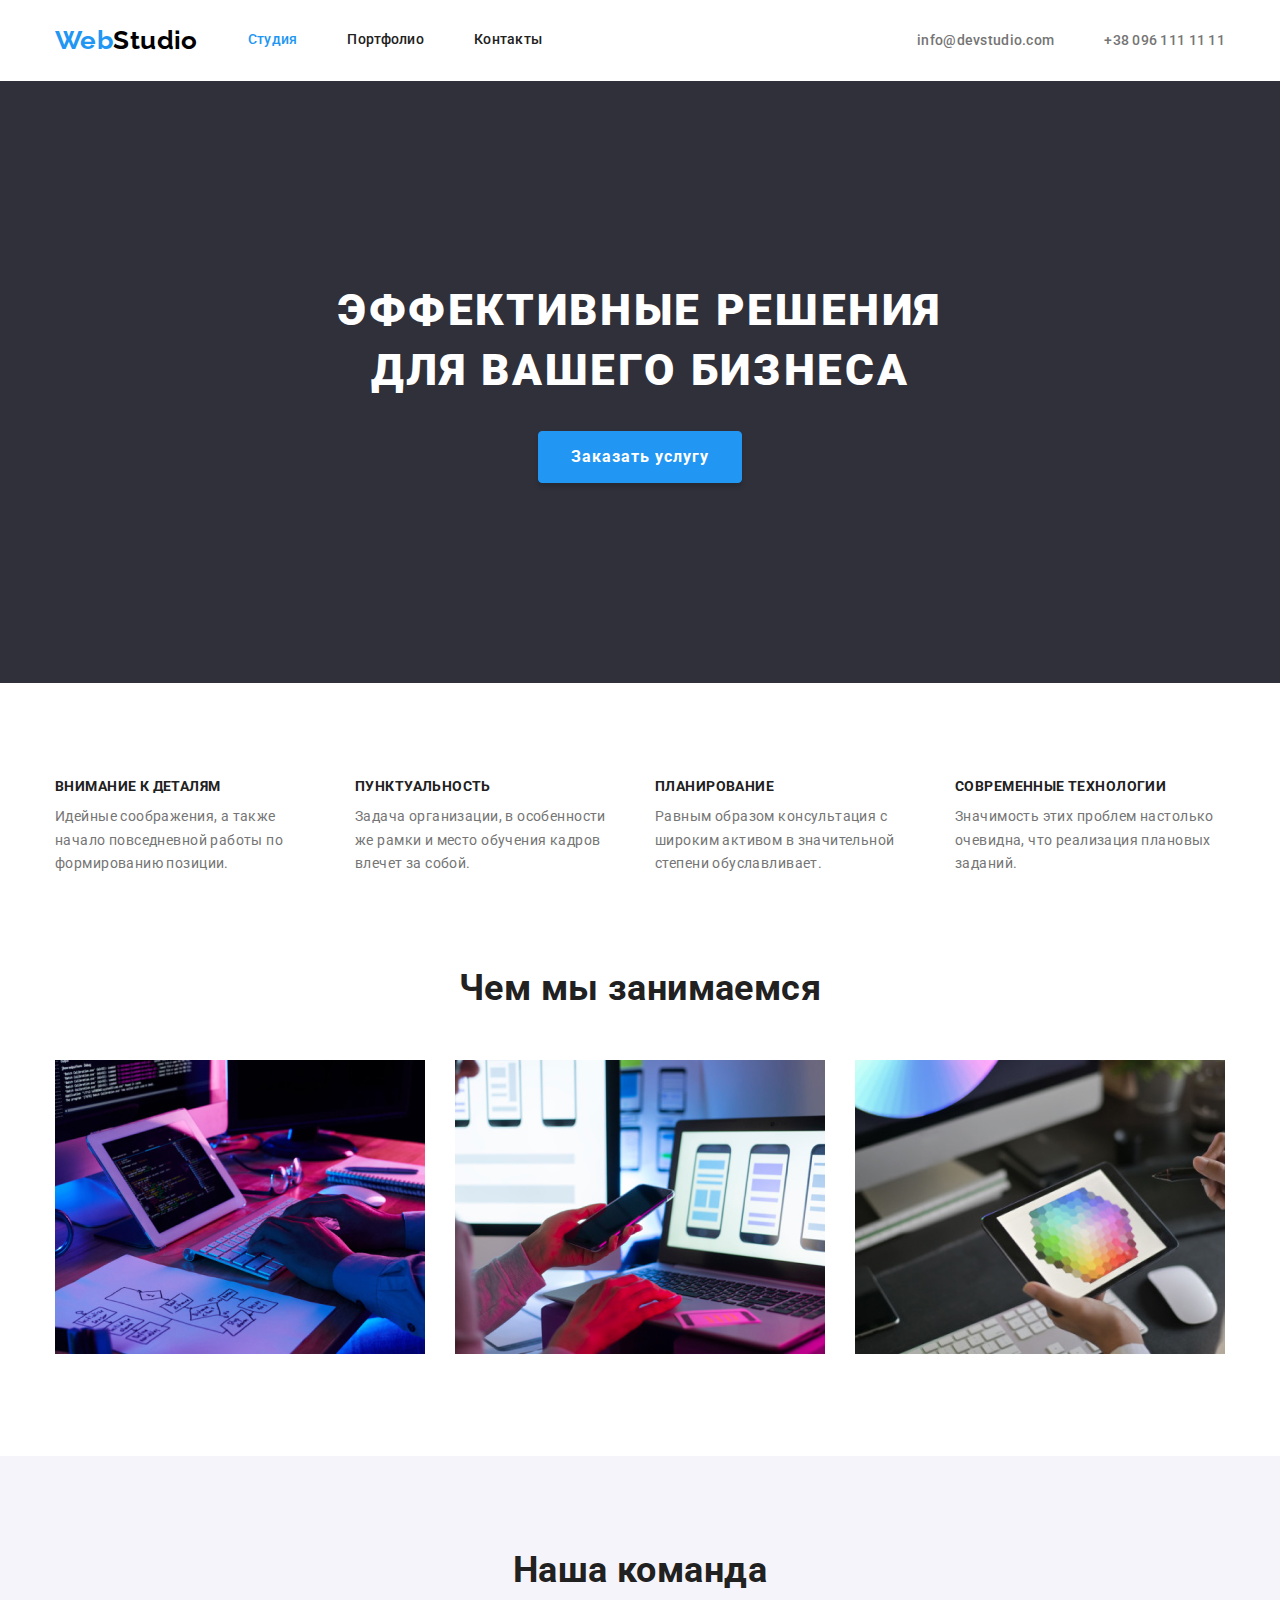
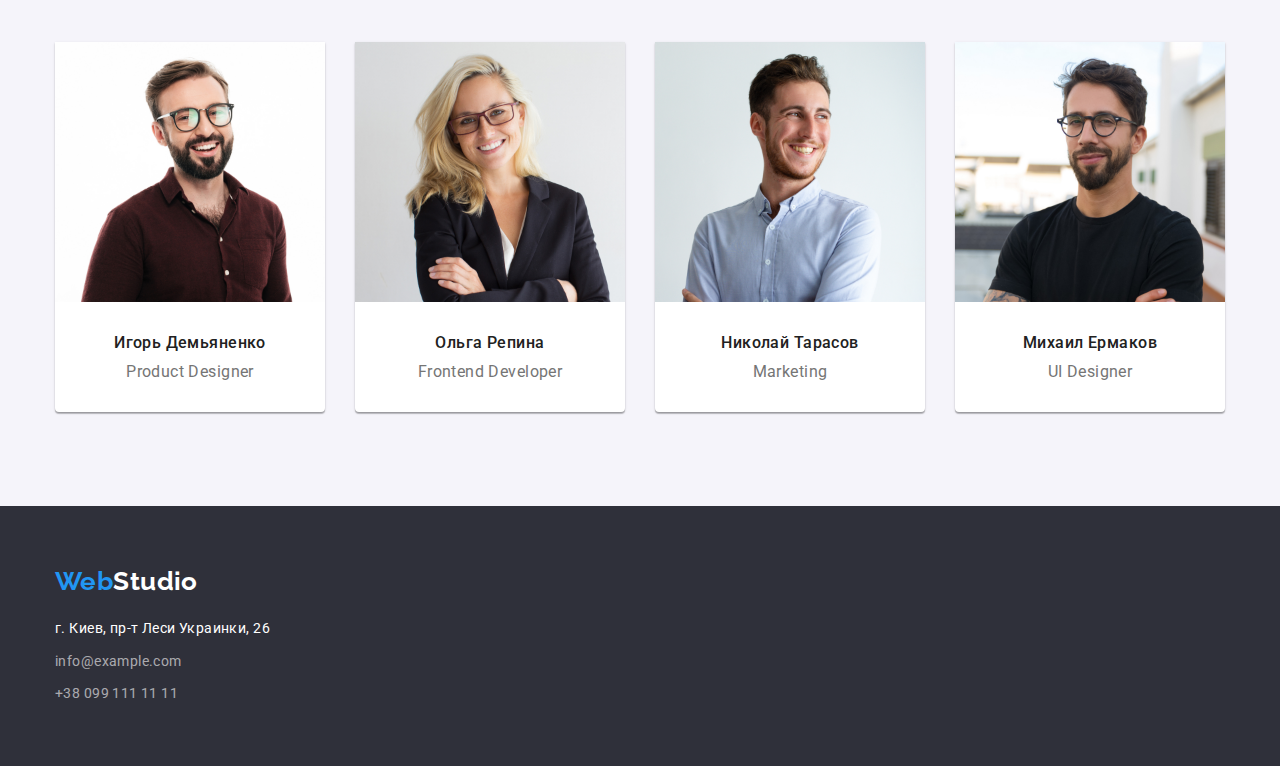
<file: index.html>
<!DOCTYPE html>
<html lang="en">
  <head>
    <meta charset="UTF-8" />
    <meta name="viewport" content="width=device-width, initial-scale=1.0" />
    <link
      rel="stylesheet"
      href="https://cdnjs.cloudflare.com/ajax/libs/modern-normalize/1.0.0/modern-normalize.min.css"
    />
    <link rel="preconnect" href="https://fonts.gstatic.com" />
    <link
      href="https://fonts.googleapis.com/css2?family=Raleway:wght@700&family=Roboto:ital,wght@0,400;0,500;0,900;1,700&display=swap"
      rel="stylesheet"
    />
    <link rel="stylesheet" href="./css/style.css" />
    <title>Home work</title>
  </head>
  <body>
    <header class="header index-no-line">
      <!--NAVIGATION-->
      <div class="container">
        <nav class="navigation">
          <a href="./index.html" class="webstudio"
            >Web<span class="studio">Studio</span></a
          >

          <ul class="nav-list">
            <li class="nav-item">
              <a href="./index.html" lang="ru" class="navlink current"
                >Студия</a
              >
            </li>
            <li class="nav-item">
              <a href="./portfolio.html" lang="ru" class="navlink">Портфолио</a>
            </li>
            <li class="nav-item">
              <a href="#" lang="ru" class="navlink">Контакты</a>
            </li>
          </ul>
        </nav>
        <ul class="nav-list-info">
          <li class="nav-item-info">
            <a href="mailto:info@devstudio.com" class="nav-info mail"
              >info@devstudio.com</a
            >
          </li>
          <li class="nav-item-info">
            <a href="tel:+380961111111" class="nav-info"> +38 096 111 11 11 </a>
          </li>
        </ul>
      </div>
    </header>
    <main>
      <!--HERO-->
      <section class="main-hero">
        <div class="container hero">
          <h1 lang="ru" class="title-hero">
            ЭФФЕКТИВНЫЕ РЕШЕНИЯ ДЛЯ ВАШЕГО БИЗНЕСА
          </h1>
          <button type="button" lang="ru" class="hero-button">
            Заказать услугу
          </button>
        </div>
      </section>
      <!--CAPABILITIES-->
      <section class="capabilities">
        <div class="container">
          <ul class="capabilities-list">
            <li class="capabilities-item">
              <h3 lang="ru" class="capabilities-title">Внимание к деталям</h3>
              <p lang="ru">
                Идейные соображения, а также начало повседневной работы по
                формированию позиции.
              </p>
            </li>
            <li class="capabilities-item">
              <h3 lang="ru" class="capabilities-title">Пунктуальность</h3>
              <p lang="ru">
                Задача организации, в особенности же рамки и место обучения
                кадров влечет за собой.
              </p>
            </li>
            <li class="capabilities-item">
              <h3 lang="ru" class="capabilities-title">Планирование</h3>
              <p lang="ru">
                Равным образом консультация с широким активом в значительной
                степени обуславливает.
              </p>
            </li>
            <li class="capabilities-item">
              <h3 lang="ru" class="capabilities-title">
                Современные технологии
              </h3>
              <p lang="ru">
                Значимость этих проблем настолько очевидна, что реализация
                плановых заданий.
              </p>
            </li>
          </ul>
        </div>
      </section>
      <!--OUR OCCUPATION-->
      <section class="occupation">
        <div class="container">
          <h2 lang="ru" class="occupation-title">Чем мы занимаемся</h2>
          <ul class="occupation-list">
            <li class="occupation-item">
              <img src="./img/keyboard.jpg" width="370" alt="клавиатура" />
            </li>
            <li class="occupation-item">
              <img src="./img/tele.jpg" width="370" alt="телефон" />
            </li>
            <li class="occupation-item">
              <img src="./img/dispay.jpg" width="370" alt="монитор" />
            </li>
          </ul>
        </div>
      </section>
      <!--OUR TEAM-->
      <section class="team">
        <div class="container">
          <h2 lang="ru" class="team-title">Наша команда</h2>
          <ul class="team-list">
            <li class="team-list-item">
              <img src="./img/igor.jpg" width="270" alt="игорь" />
              <div class="name-position">
                <h3 lang="ru" class="team-member-name">Игорь Демьяненко</h3>
                <p lang="ru" class="team-member-position">Product Designer</p>
              </div>
            </li>
            <li class="team-list-item">
              <img src="./img/olga.jpg" width="270" alt="ольга" />
              <div class="name-position">
                <h3 lang="ru" class="team-member-name">Ольга Репина</h3>
                <p lang="ru" class="team-member-position">Frontend Developer</p>
              </div>
            </li>
            <li class="team-list-item">
              <img
                src="./img/nikolay.jpg"
                width="270"
                height="260"
                alt="николай"
              />
              <div class="name-position">
                <h3 lang="ru" class="team-member-name">Николай Тарасов</h3>
                <p class="team-member-position">Marketing</p>
              </div>
            </li>
            <li class="team-list-item">
              <img src="./img/mosha.jpg" width="270" alt="михаил" />
              <div class="name-position">
                <h3 lang="ru" class="team-member-name">Михаил Ермаков</h3>
                <p class="team-member-position">UI Designer</p>
              </div>
            </li>
          </ul>
        </div>
      </section>
    </main>
    <footer class="footer">
      <div class="container">
        <a href="./index.html" class="webstudio"
          >Web<span class="footer-studio">Studio</span></a
        >
        <address class="address">
          <p class="company-address">г. Киев, пр-т Леси Украинки, 26</p>
          <ul class="footer-list">
            <li class="address-list-item">
              <a href="mailto:info@example.com" class="contact-info"
                >info@example.com</a
              >
            </li>
            <li class="address-list-item">
              <a href="tel:+380991111111" class="contact-info"
                >+38 099 111 11 11</a
              >
            </li>
          </ul>
        </address>
      </div>
    </footer>
  </body>
</html>
</file>
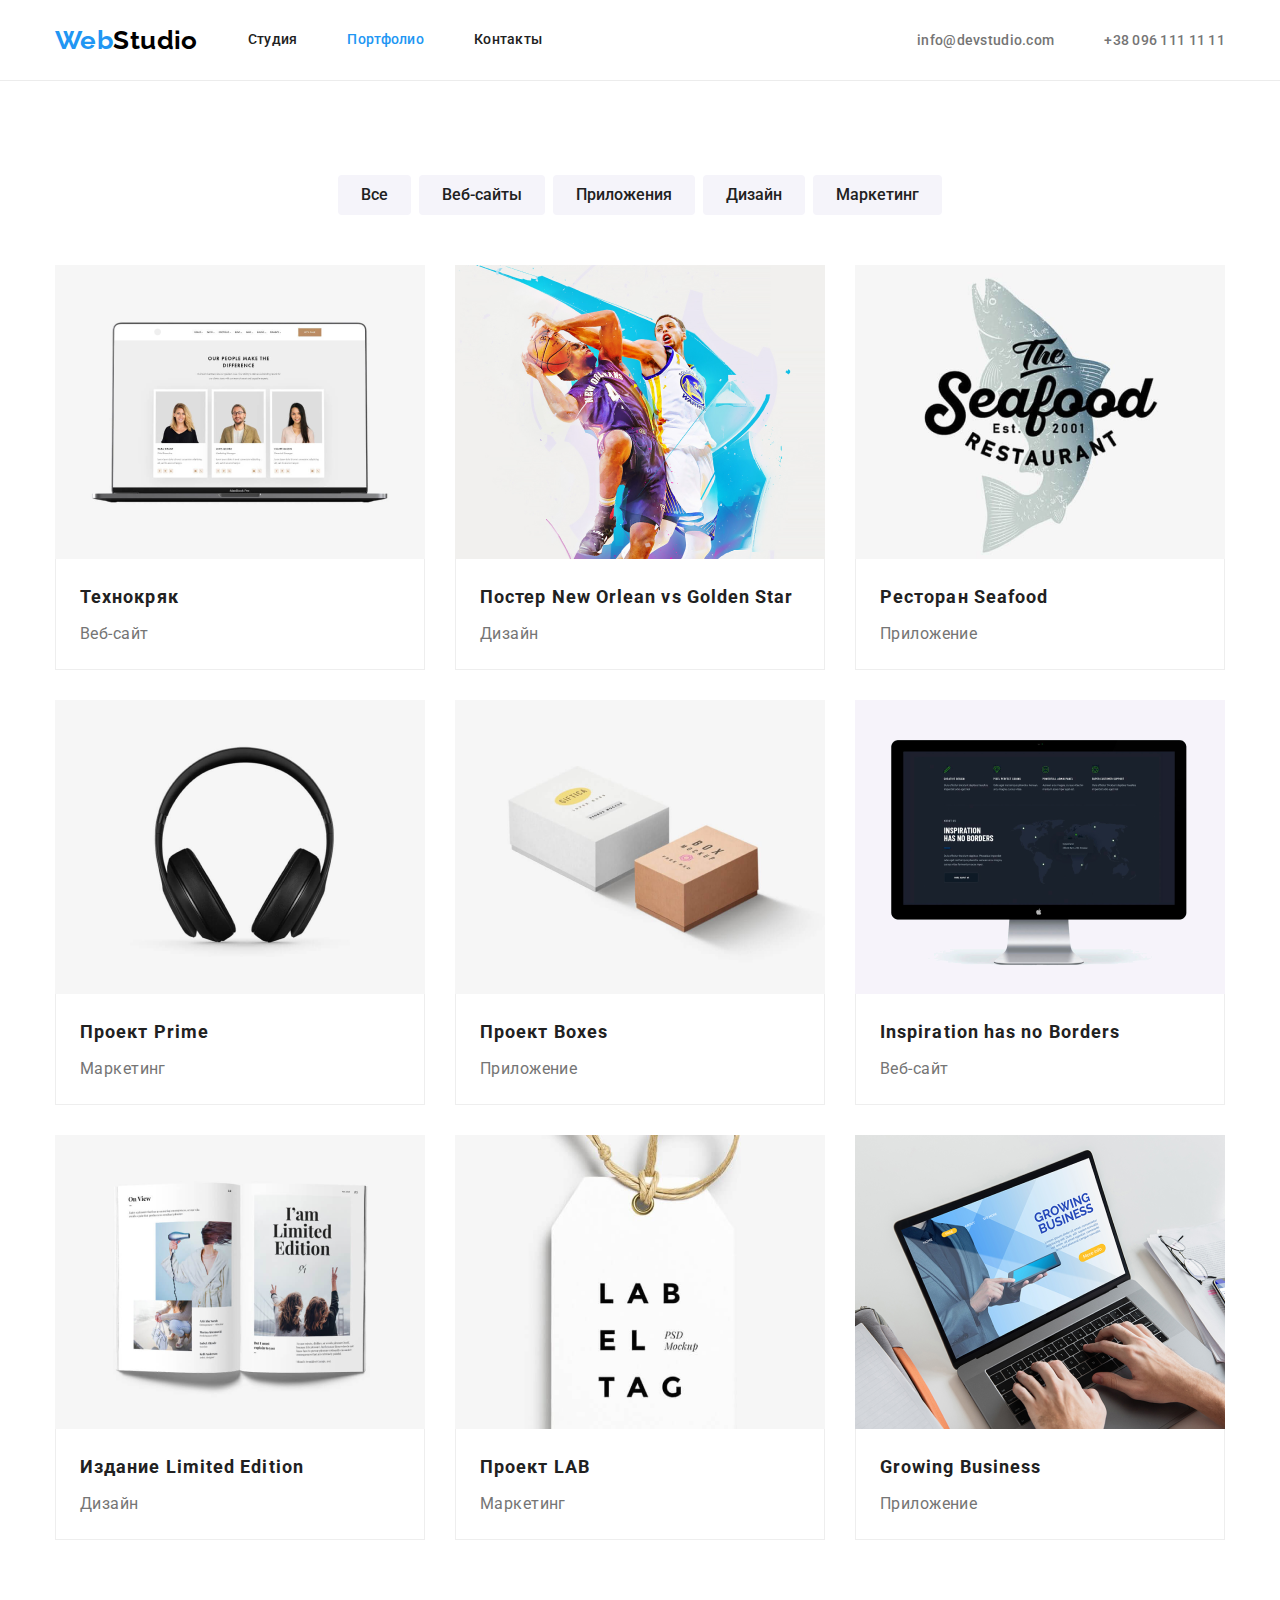
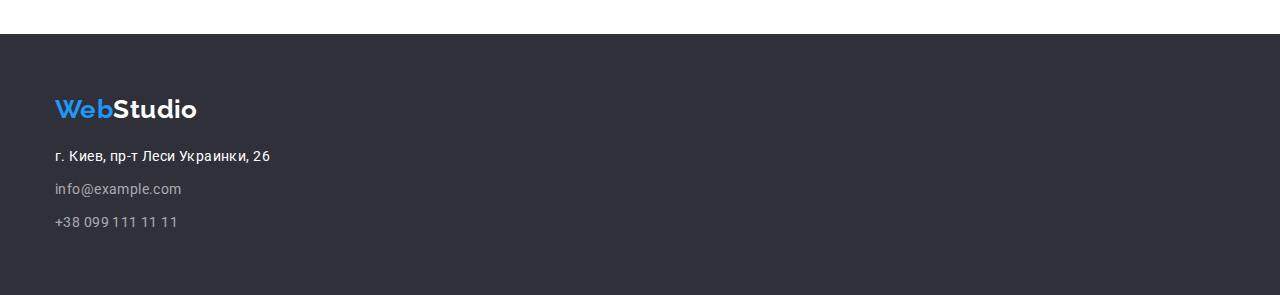
<file: portfolio.html>
<!DOCTYPE html>
<html lang="en">
  <head>
    <meta charset="UTF-8" />
    <meta name="viewport" content="width=device-width, initial-scale=1.0" />
    <link
      rel="stylesheet"
      href="https://cdnjs.cloudflare.com/ajax/libs/modern-normalize/1.0.0/modern-normalize.min.css"
    />
    <link rel="preconnect" href="https://fonts.gstatic.com" />
    <link
      href="https://fonts.googleapis.com/css2?family=Raleway:wght@700&family=Roboto:ital,wght@0,400;0,500;0,900;1,700&display=swap"
      rel="stylesheet"
    />
    <link rel="stylesheet" href="./css/style.css" />
    <title>PORTFOLIO</title>
  </head>
  <body>
    <header class="header">
      <!--NAVIGATION-->
      <div class="container">
        <nav class="navigation">
          <a href="./index.html" class="webstudio"
            >Web<span class="studio">Studio</span></a
          >

          <ul class="nav-list">
            <li class="nav-item">
              <a href="./index.html" lang="ru" class="navlink">Студия</a>
            </li>
            <li class="nav-item">
              <a href="./portfolio.html" lang="ru" class="navlink current"
                >Портфолио</a
              >
            </li>
            <li class="nav-item">
              <a href="#" lang="ru" class="navlink">Контакты</a>
            </li>
          </ul>
        </nav>
        <ul class="nav-list-info">
          <li class="nav-item-info">
            <a href="mailto:info@devstudio.com" class="nav-info mail"
              >info@devstudio.com</a
            >
          </li>
          <li class="nav-item-info">
            <a href="tel:+380961111111" class="nav-info"> +38 096 111 11 11 </a>
          </li>
        </ul>
      </div>
    </header>
    <main>
      <!-- GALLERY -->
      <section class="gallery">
        <div class="container">
          <!-- BUTTON GALLERY -->
          <ul class="button-list">
            <li class="button-items">
              <button type="button" class="portfolio-button">Все</button>
            </li>
            <li class="button-items">
              <button type="button" class="portfolio-button">Веб-сайты</button>
            </li>
            <li class="button-items">
              <button type="button" class="portfolio-button">Приложения</button>
            </li>
            <li class="button-items">
              <button type="button" class="portfolio-button">Дизайн</button>
            </li>
            <li class="button-items">
              <button type="button" class="portfolio-button">Маркетинг</button>
            </li>
          </ul>
          <!-- =============CARD LIST=========== -->
          <ul class="portfolio-card-list">
            <li class="portfolio-card-item">
              <a href="#" class="portfolio-link">
                <img
                  src="./img/portfolio/laptop.png"
                  alt="ноутбук"
                  width="370"
                />
                <div class="card-title-text">
                  <h2 class="card-title">Технокряк</h2>
                  <p class="card-text">Веб-сайт</p>
                </div></a
              >
            </li>
            <li class="portfolio-card-item">
              <a href="#" class="portfolio-link">
                <img
                  src="./img/portfolio/basketball.png"
                  alt="баскетбол"
                  width="370"
                />
                <div class="card-title-text">
                  <h2 class="card-title">Постер New Orlean vs Golden Star</h2>
                  <p class="card-text">Дизайн</p>
                </div></a
              >
            </li>
            <li class="portfolio-card-item">
              <a href="#" class="portfolio-link">
                <img
                  src="./img/portfolio/seafood.png"
                  alt="морепродукты"
                  width="370"
                />
                <div class="card-title-text">
                  <h2 class="card-title">Ресторан Seafood</h2>
                  <p class="card-text">Приложение</p>
                </div></a
              >
            </li>
            <li class="portfolio-card-item">
              <a href="#" class="portfolio-link">
                <img
                  src="./img/portfolio/headphones.png"
                  alt="наушники"
                  width="370"
                />
                <div class="card-title-text">
                  <h2 class="card-title">Проект Prime</h2>
                  <p class="card-text">Маркетинг</p>
                </div></a
              >
            </li>
            <li class="portfolio-card-item">
              <a href="#" class="portfolio-link">
                <img src="./img/portfolio/boxes.png" alt="ящики" width="370" />
                <div class="card-title-text">
                  <h2 class="card-title">Проект Boxes</h2>
                  <p class="card-text">Приложение</p>
                </div></a
              >
            </li>
            <li class="portfolio-card-item">
              <a href="#" class="portfolio-link">
                <img
                  src="./img/portfolio/monitor.png"
                  alt="монитор"
                  width="370"
                />
                <div class="card-title-text">
                  <h2 class="card-title">Inspiration has no Borders</h2>
                  <p class="card-text">Веб-сайт</p>
                </div></a
              >
            </li>
            <li class="portfolio-card-item">
              <a href="#" class="portfolio-link">
                <img src="./img/portfolio/book.png" alt="книга" width="370" />
                <div class="card-title-text">
                  <h2 class="card-title">Издание Limited Edition</h2>
                  <p class="card-text">Дизайн</p>
                </div></a
              >
            </li>
            <li class="portfolio-card-item">
              <a href="#" class="portfolio-link">
                <img src="./img/portfolio/label.png" alt="лейбл" width="370" />
                <div class="card-title-text">
                  <h2 class="card-title">Проект LAB</h2>
                  <p class="card-text">Маркетинг</p>
                </div></a
              >
            </li>
            <li class="portfolio-card-item">
              <a href="#" class="portfolio-link">
                <img
                  src="./img/portfolio/hands.png"
                  alt="руки на ноутбуке"
                  width="370"
                />
                <div class="card-title-text">
                  <h2 class="card-title">Growing Business</h2>
                  <p class="card-text">Приложение</p>
                </div></a
              >
            </li>
          </ul>
        </div>
      </section>
    </main>
    <!-- =============FOOTER========== -->
    <footer class="footer">
      <div class="container">
        <a href="./index.html" class="webstudio"
          >Web<span class="footer-studio">Studio</span></a
        >
        <address class="address">
          <p class="company-address">г. Киев, пр-т Леси Украинки, 26</p>
          <ul class="footer-list">
            <li class="address-list-item">
              <a href="mailto:info@example.com" class="contact-info"
                >info@example.com</a
              >
            </li>
            <li class="address-list-item">
              <a href="tel:+380991111111" class="contact-info"
                >+38 099 111 11 11</a
              >
            </li>
          </ul>
        </address>
      </div>
    </footer>
  </body>
</html>
</file>
<file: css/style.css>
:root {
  --main-text-color: #757575;
  --akcent-text-button-color: #2196f3;
  --title-text-color: #000000;
  --link-normal-color: #212121;
}
body {
  font-family: "Roboto", sans-serif;
  font-style: normal;
  font-weight: 400;
  font-size: 14px;
  line-height: 1.71;
  letter-spacing: 0.03em;
  color: var(--main-text-color);
}
.container {
  width: 1200px;
  margin-left: auto;
  margin-right: auto;
  padding: 0 15px;
}
ul,
h1,
h2,
h3,
a,
p {
  list-style: none;
  margin: 0;
  padding: 0;
}
img {
  max-width: 100%;
  display: block;
  height: auto;
}
/* NAVIGATION */
.header {
  border-bottom: 1px solid #ececec;
}
.webstudio {
  font-family: "Raleway", sans-serif;
  font-weight: 700;
  font-size: 26px;
  line-height: 1.19;
  color: var(--akcent-text-button-color);
  text-decoration: none;

  display: inline-block;
  margin-right: 50px;
}
.studio {
  color: var(--title-text-color);
}
.navlink {
  text-decoration: none;
  font-weight: 500;
  font-size: 14px;
  line-height: 1.14;
  letter-spacing: 0.02em;
  color: var(--link-normal-color);

  display: inline-block;
  padding-top: 32px;
  padding-bottom: 32px;
}
.navlink:hover,
.navlink:focus {
  color: var(--akcent-text-button-color);
}
.nav-info {
  font-weight: 500;
  font-size: 14px;
  line-height: 16px;
  letter-spacing: 0.02em;
  color: inherit;
  text-decoration: none;
}
.nav-info:hover,
.nav-info:focus {
  color: var(--akcent-text-button-color);
}
.current {
  color: var(--akcent-text-button-color);
}
.header .container {
  display: flex;
}
.navigation {
  display: flex;
  align-items: center;
}
.nav-list {
  display: flex;
}
.nav-item-info {
  display: flex;
}
.nav-list-info {
  display: flex;
  margin-left: auto;
  align-items: center;
}
.nav-info.mail {
  margin-right: 50px;
}
.nav-item + .nav-item {
  margin-left: 50px;
}
.header.index-no-line {
  border-bottom: 1px solid transparent;
}
/* =========HERO=========== */
.main-hero {
  background-color: #2f303a;
}
.container.hero {
  text-align: center;
  padding: 200px 252px;
}
.title-hero {
  font-weight: 900;
  font-size: 44px;
  line-height: 1.36;
  letter-spacing: 0.06em;
  text-transform: uppercase;
  color: #ffffff;

  margin-bottom: 30px;
}
.hero-button {
  background-color: var(--akcent-text-button-color);
  color: #ffffff;
  font-weight: 700;
  font-size: 16px;
  line-height: 1.875;
  cursor: pointer;

  display: inline-block;
  padding: 10px 32px;
  text-align: center;
  letter-spacing: 0.06em;
  min-width: 200px;
  box-shadow: 0px 4px 4px rgba(0, 0, 0, 0.15);
  border-radius: 4px;
  outline: none;
  border: 1px solid var(--akcent-text-button-color);
}
/* =========CAPABILITIES============= */
.capabilities .container {
  padding: 92px 15px;
}
.capabilities-list {
  display: flex;
}
.capabilities-item {
  min-width: 270px;
}
.capabilities-item:not(:last-child) {
  margin-right: 30px;
}
.capabilities-title {
  font-weight: 700;
  font-size: 14px;
  line-height: 1.14;
  text-transform: uppercase;
  color: var(--link-normal-color);

  display: inline-block;
  margin-bottom: 10px;
}
/* ===========OCUPATION=============== */
.occupation .container {
  padding-bottom: 102px;
}
.occupation-list {
  display: flex;
}
.occupation-item:not(:last-child) {
  margin-right: 30px;
}
.occupation-title {
  font-weight: 700;
  font-size: 36px;
  line-height: 1.16;
  text-align: center;
  color: var(--link-normal-color);

  display: block;
  margin-bottom: 50px;
}
/* ===============OUR TEAM============ */
.team {
  background-color: #f5f4fa;
}
.team .container {
  padding-top: 94px;
  padding-bottom: 94px;
}
.team-title {
  display: block;
  margin-bottom: 50px;
  text-align: center;

  font-weight: 700;
  font-size: 36px;
  line-height: 1.16;
  color: var(--link-normal-color);
}
.team-list {
  display: flex;
}
.team-list-item:not(:last-child) {
  margin-right: 30px;
}
.team-list-item {
  box-shadow: 0px 1px 3px rgba(0, 0, 0, 0.12), 0px 1px 1px rgba(0, 0, 0, 0.14),
    0px 2px 1px rgba(0, 0, 0, 0.2);
  border-radius: 0px 0px 4px 4px;
  width: 270px;
  background-color: #ffffff;
}
.name-position {
  padding-top: 30px;
  padding-bottom: 30px;
  text-align: center;
}
.team-member-name {
  font-weight: 500;
  font-size: 16px;
  line-height: 1.18;
  color: var(--link-normal-color);

  display: inline-block;
  margin-bottom: 10px;
}
.team-member-position {
  font-size: 16px;
  line-height: 1.18;
}
/* ==========FOOTER========== */
.footer {
  background-color: #2f303a;
}
.footer .container {
  padding-top: 60px;
  padding-bottom: 60px;
}
.footer .webstudio {
  display: inline-block;
  margin-bottom: 20px;
}
.footer-studio {
  color: #ffffff;
}
.footer-list {
  font-style: normal;
}
.company-address {
  display: inline-block;
  margin-bottom: 9px;

  color: #ffffff;
  font-style: normal;
}
.contact-info {
  color: rgba(255, 255, 255, 0.6);
  text-decoration: none;

  display: inline-block;
}
.contact-info:hover,
.contact-info:focus {
  color: var(--akcent-text-button-color);
}
.address-list-item:not(:last-child) {
  margin-bottom: 9px;
}
/* ========PORTFOLIO-PAGE============= */
.gallery .container {
  padding-top: 94px;
  padding-bottom: 94px;
}
.portfolio-button {
  font-weight: 500;
  font-size: 16px;
  line-height: 1.625;
  text-align: center;
  color: var(--link-normal-color);
  background: #f5f4fa;
  border-radius: 4px;
  outline: none;
  min-width: 73px;
  border: 1px solid transparent;
  cursor: pointer;

  display: inline-block;
  padding: 6px 22px;
}
.portfolio-button:hover,
.portfolio-button:focus {
  color: #ffffff;
  background-color: var(--akcent-text-button-color);
}
.button-list {
  display: flex;
  margin-bottom: 50px;
  justify-content: center;
}
.button-items:not(:last-child) {
  margin-right: 8px;
}
/* ==============CARD LIST=========== */
.portfolio-card-item {
  width: 370px;
}
.card-title-text {
  padding: 20px 24px;
  border-bottom: 1px solid #eeeeee;
  border-left: 1px solid #eeeeee;
  border-right: 1px solid #eeeeee;
}
.card-title {
  font-weight: 700;
  font-size: 18px;
  line-height: 2;
  letter-spacing: 0.06em;
  color: var(--link-normal-color);

  display: block;
  margin-bottom: 4px;
}
.portfolio-link {
  text-decoration: none;
  color: inherit;
}
.card-text {
  font-size: 16px;
  line-height: 1.875;
}
.portfolio-card-list {
  display: flex;
  flex-wrap: wrap;
}
.portfolio-card-item {
  margin-bottom: 30px;
  margin-right: 30px;
}
.portfolio-card-item:nth-last-child(-n + 3) {
  margin-bottom: 0;
}
.portfolio-card-item:nth-child(3n) {
  margin-right: 0;
}
</file>
